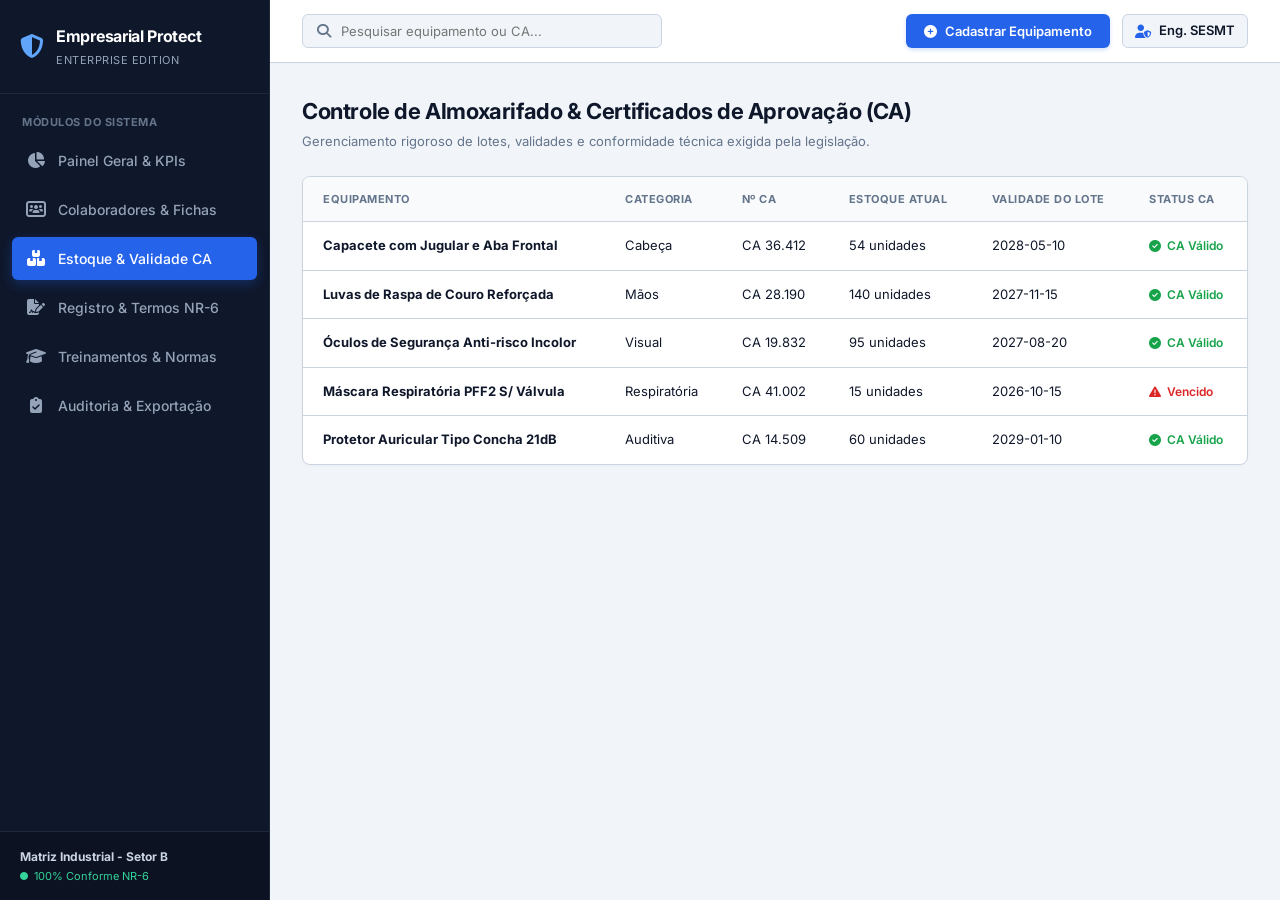
<file: empresarial_protect_enterprise_ultimate/almoxarifado.html>
<!DOCTYPE html>
<html lang="pt-BR">
<head>
    <meta charset="UTF-8">
    <meta name="viewport" content="width=device-width, initial-scale=1.0">
    <title>Empresarial Protect | Estoque & Validade CA</title>
    <link rel="stylesheet" href="style.css">
    <link rel="stylesheet" href="https://cdnjs.cloudflare.com/ajax/libs/font-awesome/6.4.0/css/all.min.css">
    <link href="https://fonts.googleapis.com/css2?family=Inter:wght@400;500;600;700&display=swap" rel="stylesheet">
</head>
<body>
    <div class="app-layout">
        <aside class="sidebar">
            <div class="brand-box">
                <div class="brand-icon"><i class="fa-solid fa-shield-halved"></i></div>
                <div class="brand-text">
                    <h2>Empresarial Protect</h2>
                    <span>Enterprise Edition</span>
                </div>
            </div>
            
            <nav class="sidebar-nav">
                <span class="nav-category">Módulos do Sistema</span>
                <a href="index.html" class="nav-item">
                    <i class="fa-solid fa-chart-pie"></i> Painel Geral & KPIs
                </a>
                <a href="colaboradores.html" class="nav-item">
                    <i class="fa-solid fa-users-rectangle"></i> Colaboradores & Fichas
                </a>
                <a href="almoxarifado.html" class="nav-item active">
                    <i class="fa-solid fa-boxes-stacked"></i> Estoque & Validade CA
                </a>
                <a href="entregas.html" class="nav-item">
                    <i class="fa-solid fa-file-signature"></i> Registro & Termos NR-6
                </a>
                <a href="treinamentos.html" class="nav-item">
                    <i class="fa-solid fa-graduation-cap"></i> Treinamentos & Normas
                </a>
                <a href="auditoria.html" class="nav-item">
                    <i class="fa-solid fa-clipboard-check"></i> Auditoria & Exportação
                </a>
            </nav>

            <div class="sidebar-footer">
                <div class="company-info">
                    <p><strong>Matriz Industrial - Setor B</strong></p>
                    <span><i class="fa-solid fa-circle" style="font-size: 8px;"></i> 100% Conforme NR-6</span>
                </div>
            </div>
        </aside>

        <main class="main-content">
            <header class="topbar">
                <div class="topbar-search">
                    <i class="fa-solid fa-magnifying-glass"></i>
                    <input type="text" id="globalSearch" placeholder="Pesquisar equipamento ou CA..." onkeyup="filtrarTabelas()">
                </div>
                <div class="topbar-actions">
                    <button class="btn-primary" onclick="abrirModalEPI()"><i class="fa-solid fa-circle-plus"></i> Cadastrar Equipamento</button>
                    <div class="user-badge" title="Gestor SESMT">
                        <i class="fa-solid fa-user-shield"></i>
                        <span>Eng. SESMT</span>
                    </div>
                </div>
            </header>

            <section class="content-section active">
                <div class="page-header">
                    <div>
                        <h1>Controle de Almoxarifado & Certificados de Aprovação (CA)</h1>
                        <p>Gerenciamento rigoroso de lotes, validades e conformidade técnica exigida pela legislação.</p>
                    </div>
                </div>

                <div class="card">
                    <div class="table-container">
                        <table id="tabelaEstoqueGeral">
                            <thead>
                                <tr>
                                    <th>Equipamento</th>
                                    <th>Categoria</th>
                                    <th>Nº CA</th>
                                    <th>Estoque Atual</th>
                                    <th>Validade do Lote</th>
                                    <th>Status CA</th>
                                </tr>
                            </thead>
                            <tbody></tbody>
                        </table>
                    </div>
                </div>
            </section>
        </main>
    </div>

    <!-- Modal Novo EPI -->
    <div id="modalEpi" class="modal-overlay">
        <div class="modal-box">
            <div class="modal-header">
                <h3><i class="fa-solid fa-box-archive"></i> Cadastrar Equipamento (Almoxarifado)</h3>
                <button class="modal-close" onclick="fecharModais()">&times;</button>
            </div>
            <form id="formEpi" onsubmit="salvarEpi(event)">
                <div class="form-group">
                    <label>Nome do Equipamento</label>
                    <input type="text" id="novoNomeEpi" placeholder="Ex: Cinto de Segurança Paraquedista" required>
                </div>
                <div class="form-group">
                    <label>Categoria</label>
                    <input type="text" id="novaCatEpi" placeholder="Ex: Proteção Contra Quedas" required>
                </div>
                <div class="form-group">
                    <label>Número do CA (Certificado de Aprovação)</label>
                    <input type="text" id="novoCaEpi" placeholder="Ex: CA 38.901" required>
                </div>
                <div class="form-group">
                    <label>Quantidade Inicial em Estoque</label>
                    <input type="number" id="novaQtdEpi" placeholder="Ex: 30" required>
                </div>
                <div class="form-group">
                    <label>Validade do Lote / CA</label>
                    <input type="date" id="novaValEpi" required>
                </div>
                <div class="modal-footer">
                    <button type="button" class="btn-secondary" onclick="fecharModais()">Cancelar</button>
                    <button type="submit" class="btn-primary">Salvar Equipamento</button>
                </div>
            </form>
        </div>
    </div>

    <script src="app.js"></script>
</body>
</html>
</file>
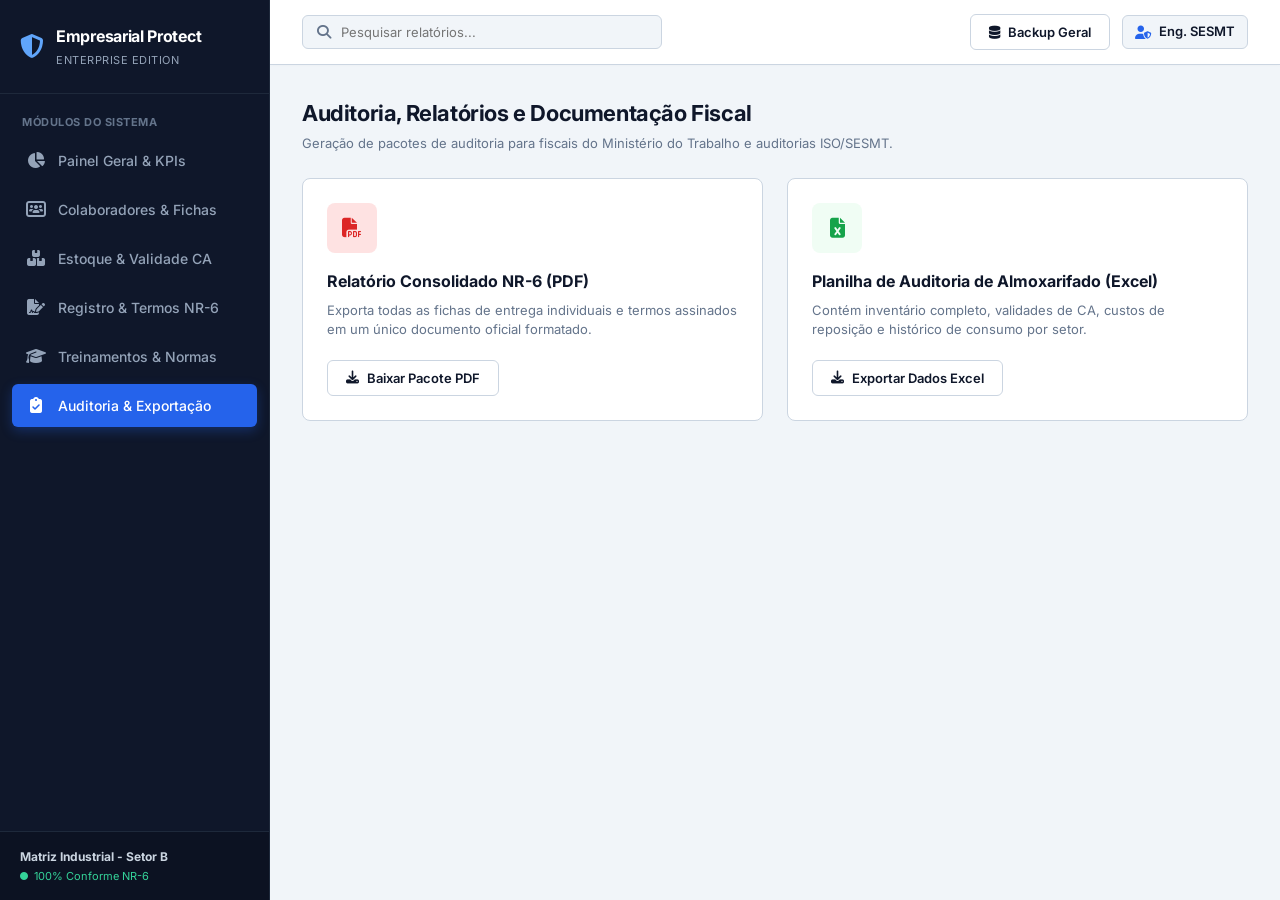
<file: empresarial_protect_enterprise_ultimate/auditoria.html>
<!DOCTYPE html>
<html lang="pt-BR">
<head>
    <meta charset="UTF-8">
    <meta name="viewport" content="width=device-width, initial-scale=1.0">
    <title>Empresarial Protect | Auditoria & Exportação</title>
    <link rel="stylesheet" href="style.css">
    <link rel="stylesheet" href="https://cdnjs.cloudflare.com/ajax/libs/font-awesome/6.4.0/css/all.min.css">
    <link href="https://fonts.googleapis.com/css2?family=Inter:wght@400;500;600;700&display=swap" rel="stylesheet">
</head>
<body>
    <div class="app-layout">
        <aside class="sidebar">
            <div class="brand-box">
                <div class="brand-icon"><i class="fa-solid fa-shield-halved"></i></div>
                <div class="brand-text">
                    <h2>Empresarial Protect</h2>
                    <span>Enterprise Edition</span>
                </div>
            </div>
            
            <nav class="sidebar-nav">
                <span class="nav-category">Módulos do Sistema</span>
                <a href="index.html" class="nav-item">
                    <i class="fa-solid fa-chart-pie"></i> Painel Geral & KPIs
                </a>
                <a href="colaboradores.html" class="nav-item">
                    <i class="fa-solid fa-users-rectangle"></i> Colaboradores & Fichas
                </a>
                <a href="almoxarifado.html" class="nav-item">
                    <i class="fa-solid fa-boxes-stacked"></i> Estoque & Validade CA
                </a>
                <a href="entregas.html" class="nav-item">
                    <i class="fa-solid fa-file-signature"></i> Registro & Termos NR-6
                </a>
                <a href="treinamentos.html" class="nav-item">
                    <i class="fa-solid fa-graduation-cap"></i> Treinamentos & Normas
                </a>
                <a href="auditoria.html" class="nav-item active">
                    <i class="fa-solid fa-clipboard-check"></i> Auditoria & Exportação
                </a>
            </nav>

            <div class="sidebar-footer">
                <div class="company-info">
                    <p><strong>Matriz Industrial - Setor B</strong></p>
                    <span><i class="fa-solid fa-circle" style="font-size: 8px;"></i> 100% Conforme NR-6</span>
                </div>
            </div>
        </aside>

        <main class="main-content">
            <header class="topbar">
                <div class="topbar-search">
                    <i class="fa-solid fa-magnifying-glass"></i>
                    <input type="text" id="globalSearch" placeholder="Pesquisar relatórios..." onkeyup="filtrarTabelas()">
                </div>
                <div class="topbar-actions">
                    <button class="btn-secondary" onclick="exportarBackupSistema()"><i class="fa-solid fa-database"></i> Backup Geral</button>
                    <div class="user-badge" title="Gestor SESMT">
                        <i class="fa-solid fa-user-shield"></i>
                        <span>Eng. SESMT</span>
                    </div>
                </div>
            </header>

            <section class="content-section active">
                <div class="page-header">
                    <div>
                        <h1>Auditoria, Relatórios e Documentação Fiscal</h1>
                        <p>Geração de pacotes de auditoria para fiscais do Ministério do Trabalho e auditorias ISO/SESMT.</p>
                    </div>
                </div>

                <div class="reports-grid">
                    <div class="report-card">
                        <div class="report-icon pdf"><i class="fa-solid fa-file-pdf"></i></div>
                        <h3>Relatório Consolidado NR-6 (PDF)</h3>
                        <p>Exporta todas as fichas de entrega individuais e termos assinados em um único documento oficial formatado.</p>
                        <button class="btn-secondary" onclick="gerarRelatorioPDF()"><i class="fa-solid fa-download"></i> Baixar Pacote PDF</button>
                    </div>
                    <div class="report-card">
                        <div class="report-icon excel"><i class="fa-solid fa-file-excel"></i></div>
                        <h3>Planilha de Auditoria de Almoxarifado (Excel)</h3>
                        <p>Contém inventário completo, validades de CA, custos de reposição e histórico de consumo por setor.</p>
                        <button class="btn-secondary" onclick="gerarRelatorioExcel()"><i class="fa-solid fa-download"></i> Exportar Dados Excel</button>
                    </div>
                </div>
            </section>
        </main>
    </div>

    <script src="app.js"></script>
</body>
</html>
</file>
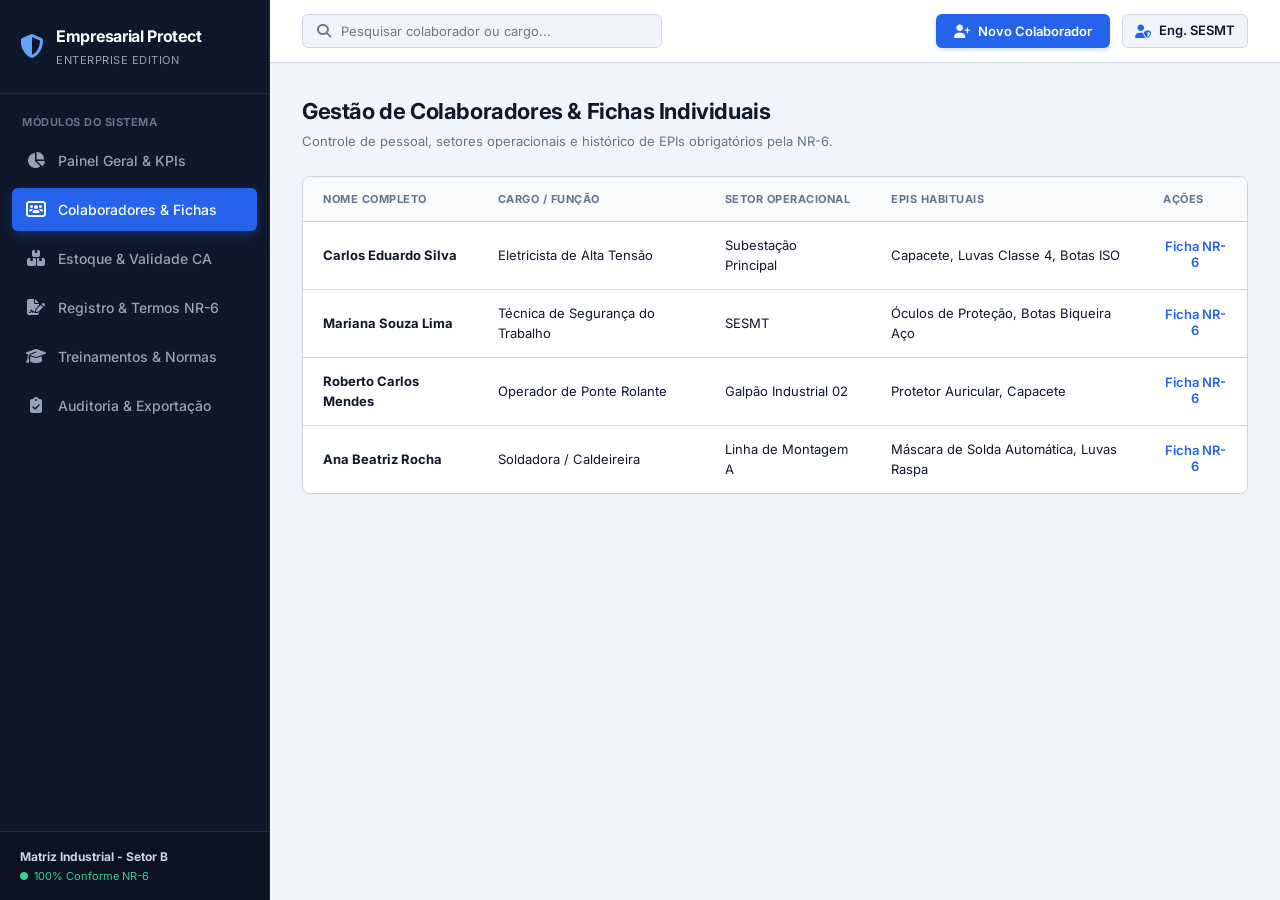
<file: empresarial_protect_enterprise_ultimate/colaboradores.html>
<!DOCTYPE html>
<html lang="pt-BR">
<head>
    <meta charset="UTF-8">
    <meta name="viewport" content="width=device-width, initial-scale=1.0">
    <title>Empresarial Protect | Colaboradores & Fichas</title>
    <link rel="stylesheet" href="style.css">
    <link rel="stylesheet" href="https://cdnjs.cloudflare.com/ajax/libs/font-awesome/6.4.0/css/all.min.css">
    <link href="https://fonts.googleapis.com/css2?family=Inter:wght@400;500;600;700&display=swap" rel="stylesheet">
</head>
<body>
    <div class="app-layout">
        <aside class="sidebar">
            <div class="brand-box">
                <div class="brand-icon"><i class="fa-solid fa-shield-halved"></i></div>
                <div class="brand-text">
                    <h2>Empresarial Protect</h2>
                    <span>Enterprise Edition</span>
                </div>
            </div>
            
            <nav class="sidebar-nav">
                <span class="nav-category">Módulos do Sistema</span>
                <a href="index.html" class="nav-item">
                    <i class="fa-solid fa-chart-pie"></i> Painel Geral & KPIs
                </a>
                <a href="colaboradores.html" class="nav-item active">
                    <i class="fa-solid fa-users-rectangle"></i> Colaboradores & Fichas
                </a>
                <a href="almoxarifado.html" class="nav-item">
                    <i class="fa-solid fa-boxes-stacked"></i> Estoque & Validade CA
                </a>
                <a href="entregas.html" class="nav-item">
                    <i class="fa-solid fa-file-signature"></i> Registro & Termos NR-6
                </a>
                <a href="treinamentos.html" class="nav-item">
                    <i class="fa-solid fa-graduation-cap"></i> Treinamentos & Normas
                </a>
                <a href="auditoria.html" class="nav-item">
                    <i class="fa-solid fa-clipboard-check"></i> Auditoria & Exportação
                </a>
            </nav>

            <div class="sidebar-footer">
                <div class="company-info">
                    <p><strong>Matriz Industrial - Setor B</strong></p>
                    <span><i class="fa-solid fa-circle" style="font-size: 8px;"></i> 100% Conforme NR-6</span>
                </div>
            </div>
        </aside>

        <main class="main-content">
            <header class="topbar">
                <div class="topbar-search">
                    <i class="fa-solid fa-magnifying-glass"></i>
                    <input type="text" id="globalSearch" placeholder="Pesquisar colaborador ou cargo..." onkeyup="filtrarTabelas()">
                </div>
                <div class="topbar-actions">
                    <button class="btn-primary" onclick="abrirModalFuncionario()"><i class="fa-solid fa-user-plus"></i> Novo Colaborador</button>
                    <div class="user-badge" title="Gestor SESMT">
                        <i class="fa-solid fa-user-shield"></i>
                        <span>Eng. SESMT</span>
                    </div>
                </div>
            </header>

            <section class="content-section active">
                <div class="page-header">
                    <div>
                        <h1>Gestão de Colaboradores & Fichas Individuais</h1>
                        <p>Controle de pessoal, setores operacionais e histórico de EPIs obrigatórios pela NR-6.</p>
                    </div>
                </div>

                <div class="card">
                    <div class="table-container">
                        <table id="tabelaFuncionariosGeral">
                            <thead>
                                <tr>
                                    <th>Nome Completo</th>
                                    <th>Cargo / Função</th>
                                    <th>Setor Operacional</th>
                                    <th>EPIs Habituais</th>
                                    <th>Ações</th>
                                </tr>
                            </thead>
                            <tbody></tbody>
                        </table>
                    </div>
                </div>
            </section>
        </main>
    </div>

    <!-- Modal Novo Colaborador -->
    <div id="modalFuncionario" class="modal-overlay">
        <div class="modal-box">
            <div class="modal-header">
                <h3><i class="fa-solid fa-user-plus"></i> Cadastrar Novo Colaborador</h3>
                <button class="modal-close" onclick="fecharModais()">&times;</button>
            </div>
            <form id="formFuncionario" onsubmit="salvarFuncionario(event)">
                <div class="form-group">
                    <label>Nome Completo</label>
                    <input type="text" id="novoNomeFunc" placeholder="Ex: Marcos Vinícius Souza" required>
                </div>
                <div class="form-group">
                    <label>Cargo / Função</label>
                    <input type="text" id="novoCargoFunc" placeholder="Ex: Técnico de Instalações" required>
                </div>
                <div class="form-group">
                    <label>Setor Operacional</label>
                    <input type="text" id="novoSetorFunc" placeholder="Ex: Manutenção Externa" required>
                </div>
                <div class="form-group">
                    <label>EPIs Habituais</label>
                    <input type="text" id="novoEpiFunc" placeholder="Ex: Capacete, Cinto Paraquedista, Botas" required>
                </div>
                <div class="modal-footer">
                    <button type="button" class="btn-secondary" onclick="fecharModais()">Cancelar</button>
                    <button type="submit" class="btn-primary">Salvar Colaborador</button>
                </div>
            </form>
        </div>
    </div>

    <script src="app.js"></script>
</body>
</html>
</file>
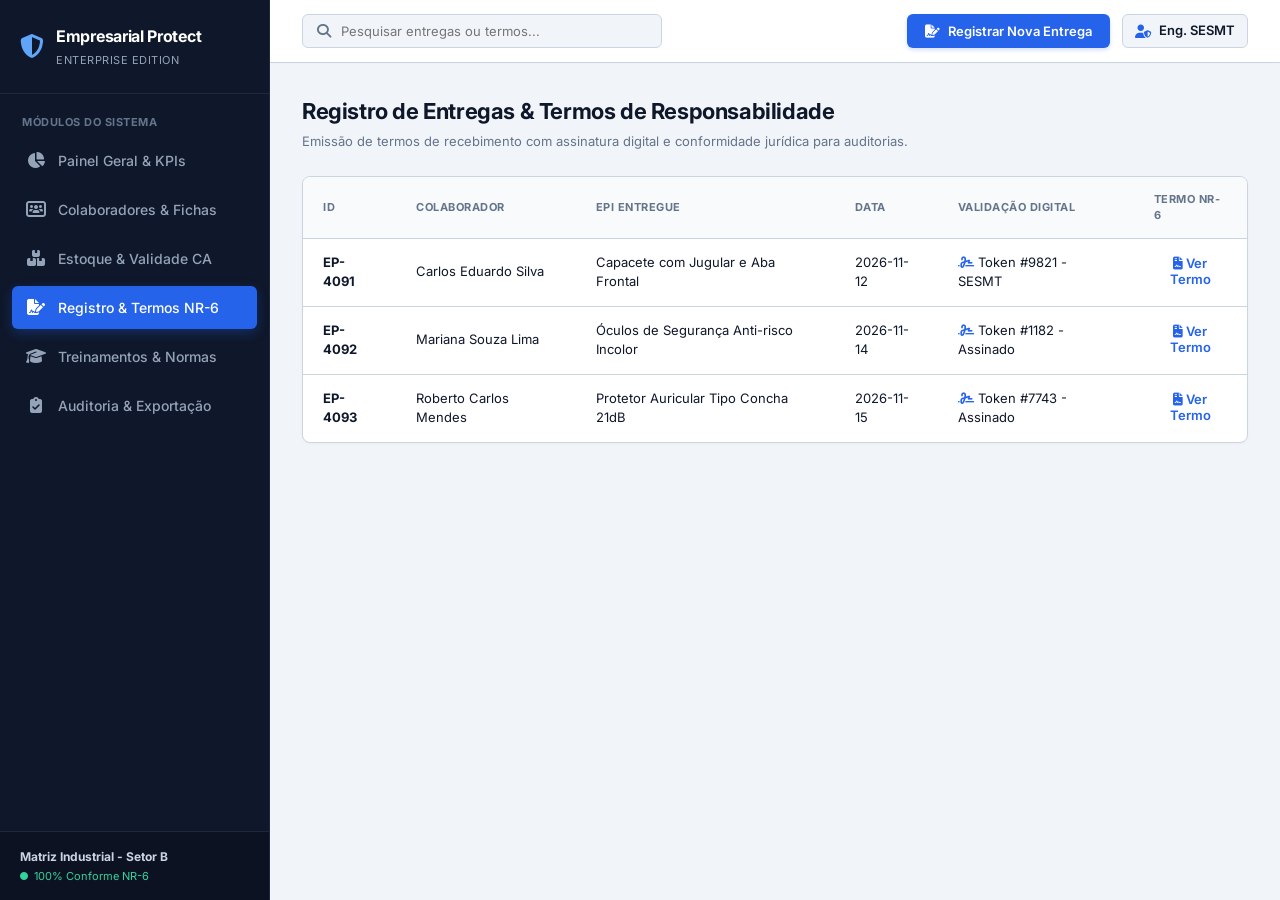
<file: empresarial_protect_enterprise_ultimate/entregas.html>
<!DOCTYPE html>
<html lang="pt-BR">
<head>
    <meta charset="UTF-8">
    <meta name="viewport" content="width=device-width, initial-scale=1.0">
    <title>Empresarial Protect | Registro & Termos NR-6</title>
    <link rel="stylesheet" href="style.css">
    <link rel="stylesheet" href="https://cdnjs.cloudflare.com/ajax/libs/font-awesome/6.4.0/css/all.min.css">
    <link href="https://fonts.googleapis.com/css2?family=Inter:wght@400;500;600;700&display=swap" rel="stylesheet">
</head>
<body>
    <div class="app-layout">
        <aside class="sidebar">
            <div class="brand-box">
                <div class="brand-icon"><i class="fa-solid fa-shield-halved"></i></div>
                <div class="brand-text">
                    <h2>Empresarial Protect</h2>
                    <span>Enterprise Edition</span>
                </div>
            </div>
            
            <nav class="sidebar-nav">
                <span class="nav-category">Módulos do Sistema</span>
                <a href="index.html" class="nav-item">
                    <i class="fa-solid fa-chart-pie"></i> Painel Geral & KPIs
                </a>
                <a href="colaboradores.html" class="nav-item">
                    <i class="fa-solid fa-users-rectangle"></i> Colaboradores & Fichas
                </a>
                <a href="almoxarifado.html" class="nav-item">
                    <i class="fa-solid fa-boxes-stacked"></i> Estoque & Validade CA
                </a>
                <a href="entregas.html" class="nav-item active">
                    <i class="fa-solid fa-file-signature"></i> Registro & Termos NR-6
                </a>
                <a href="treinamentos.html" class="nav-item">
                    <i class="fa-solid fa-graduation-cap"></i> Treinamentos & Normas
                </a>
                <a href="auditoria.html" class="nav-item">
                    <i class="fa-solid fa-clipboard-check"></i> Auditoria & Exportação
                </a>
            </nav>

            <div class="sidebar-footer">
                <div class="company-info">
                    <p><strong>Matriz Industrial - Setor B</strong></p>
                    <span><i class="fa-solid fa-circle" style="font-size: 8px;"></i> 100% Conforme NR-6</span>
                </div>
            </div>
        </aside>

        <main class="main-content">
            <header class="topbar">
                <div class="topbar-search">
                    <i class="fa-solid fa-magnifying-glass"></i>
                    <input type="text" id="globalSearch" placeholder="Pesquisar entregas ou termos..." onkeyup="filtrarTabelas()">
                </div>
                <div class="topbar-actions">
                    <button class="btn-primary" onclick="abrirModalRegistro()"><i class="fa-solid fa-file-signature"></i> Registrar Nova Entrega</button>
                    <div class="user-badge" title="Gestor SESMT">
                        <i class="fa-solid fa-user-shield"></i>
                        <span>Eng. SESMT</span>
                    </div>
                </div>
            </header>

            <section class="content-section active">
                <div class="page-header">
                    <div>
                        <h1>Registro de Entregas & Termos de Responsabilidade</h1>
                        <p>Emissão de termos de recebimento com assinatura digital e conformidade jurídica para auditorias.</p>
                    </div>
                </div>

                <div class="card">
                    <div class="table-container">
                        <table id="tabelaEntregasCompleta">
                            <thead>
                                <tr>
                                    <th>ID</th>
                                    <th>Colaborador</th>
                                    <th>EPI Entregue</th>
                                    <th>Data</th>
                                    <th>Validação Digital</th>
                                    <th>Termo NR-6</th>
                                </tr>
                            </thead>
                            <tbody></tbody>
                        </table>
                    </div>
                </div>
            </section>
        </main>
    </div>

    <!-- Modal Registrar Entrega -->
    <div id="modalRegistro" class="modal-overlay">
        <div class="modal-box">
            <div class="modal-header">
                <h3><i class="fa-solid fa-file-signature"></i> Novo Registro de Entrega & Termo NR-6</h3>
                <button class="modal-close" onclick="fecharModais()">&times;</button>
            </div>
            <form id="formEntrega" onsubmit="salvarEntrega(event)">
                <div class="form-group">
                    <label>Colaborador</label>
                    <select id="selectFuncionario" required></select>
                </div>
                <div class="form-group">
                    <label>Equipamento de Proteção (EPI)</label>
                    <select id="selectEpi" required></select>
                </div>
                <div class="form-group">
                    <label>Data da Entrega</label>
                    <input type="date" id="dataEntrega" required>
                </div>
                <div class="form-group">
                    <label>Assinatura Digital / Token Biométrico</label>
                    <input type="text" id="assinaturaDigital" placeholder="Ex: Token SESMT #8942 - Colaborador Ciente" required>
                </div>
                <div class="modal-footer">
                    <button type="button" class="btn-secondary" onclick="fecharModais()">Cancelar</button>
                    <button type="submit" class="btn-primary">Emitir Termo e Registrar</button>
                </div>
            </form>
        </div>
    </div>

    <!-- Modal Visualizar Termo -->
    <div id="modalTermo" class="modal-overlay">
        <div class="modal-box modal-large">
            <div class="modal-header">
                <h3><i class="fa-solid fa-file-contract"></i> Termo de Responsabilidade & Ficha NR-6</h3>
                <button class="modal-close" onclick="fecharModais()">&times;</button>
            </div>
            <div class="termo-content" id="termoConteudoImprimir"></div>
            <div class="modal-footer">
                <button type="button" class="btn-secondary" onclick="fecharModais()">Fechar</button>
                <button type="button" class="btn-primary" onclick="window.print()"><i class="fa-solid fa-print"></i> Imprimir / Salvar PDF</button>
            </div>
        </div>
    </div>

    <script src="app.js"></script>
</body>
</html>
</file>
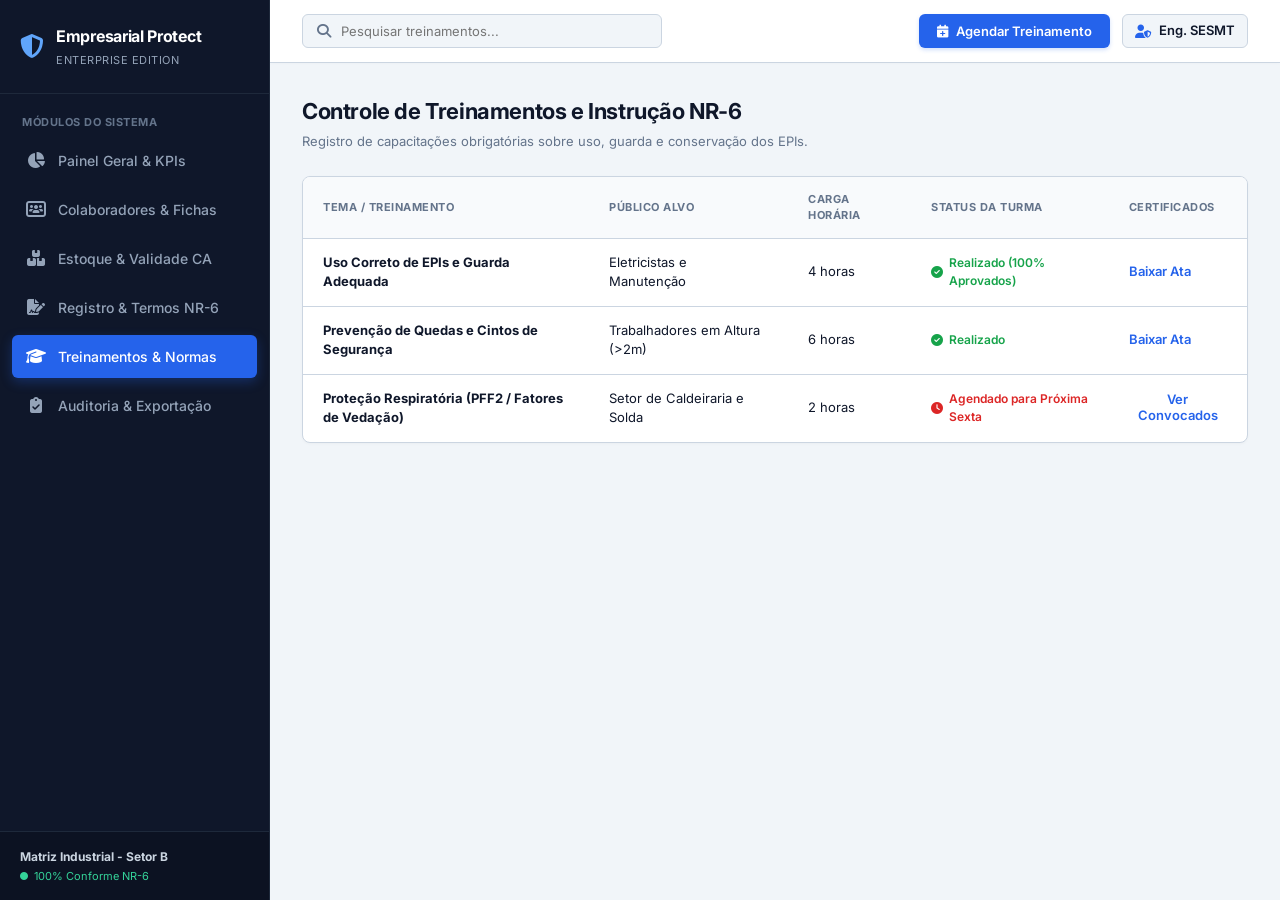
<file: empresarial_protect_enterprise_ultimate/treinamentos.html>
<!DOCTYPE html>
<html lang="pt-BR">
<head>
    <meta charset="UTF-8">
    <meta name="viewport" content="width=device-width, initial-scale=1.0">
    <title>Empresarial Protect | Treinamentos & Normas</title>
    <link rel="stylesheet" href="style.css">
    <link rel="stylesheet" href="https://cdnjs.cloudflare.com/ajax/libs/font-awesome/6.4.0/css/all.min.css">
    <link href="https://fonts.googleapis.com/css2?family=Inter:wght@400;500;600;700&display=swap" rel="stylesheet">
</head>
<body>
    <div class="app-layout">
        <aside class="sidebar">
            <div class="brand-box">
                <div class="brand-icon"><i class="fa-solid fa-shield-halved"></i></div>
                <div class="brand-text">
                    <h2>Empresarial Protect</h2>
                    <span>Enterprise Edition</span>
                </div>
            </div>
            
            <nav class="sidebar-nav">
                <span class="nav-category">Módulos do Sistema</span>
                <a href="index.html" class="nav-item">
                    <i class="fa-solid fa-chart-pie"></i> Painel Geral & KPIs
                </a>
                <a href="colaboradores.html" class="nav-item">
                    <i class="fa-solid fa-users-rectangle"></i> Colaboradores & Fichas
                </a>
                <a href="almoxarifado.html" class="nav-item">
                    <i class="fa-solid fa-boxes-stacked"></i> Estoque & Validade CA
                </a>
                <a href="entregas.html" class="nav-item">
                    <i class="fa-solid fa-file-signature"></i> Registro & Termos NR-6
                </a>
                <a href="treinamentos.html" class="nav-item active">
                    <i class="fa-solid fa-graduation-cap"></i> Treinamentos & Normas
                </a>
                <a href="auditoria.html" class="nav-item">
                    <i class="fa-solid fa-clipboard-check"></i> Auditoria & Exportação
                </a>
            </nav>

            <div class="sidebar-footer">
                <div class="company-info">
                    <p><strong>Matriz Industrial - Setor B</strong></p>
                    <span><i class="fa-solid fa-circle" style="font-size: 8px;"></i> 100% Conforme NR-6</span>
                </div>
            </div>
        </aside>

        <main class="main-content">
            <header class="topbar">
                <div class="topbar-search">
                    <i class="fa-solid fa-magnifying-glass"></i>
                    <input type="text" id="globalSearch" placeholder="Pesquisar treinamentos..." onkeyup="filtrarTabelas()">
                </div>
                <div class="topbar-actions">
                    <button class="btn-primary" onclick="alert('Módulo de agendamento de treinamento aberto.')"><i class="fa-solid fa-calendar-plus"></i> Agendar Treinamento</button>
                    <div class="user-badge" title="Gestor SESMT">
                        <i class="fa-solid fa-user-shield"></i>
                        <span>Eng. SESMT</span>
                    </div>
                </div>
            </header>

            <section class="content-section active">
                <div class="page-header">
                    <div>
                        <h1>Controle de Treinamentos e Instrução NR-6</h1>
                        <p>Registro de capacitações obrigatórias sobre uso, guarda e conservação dos EPIs.</p>
                    </div>
                </div>

                <div class="card">
                    <div class="table-container">
                        <table>
                            <thead>
                                <tr>
                                    <th>Tema / Treinamento</th>
                                    <th>Público Alvo</th>
                                    <th>Carga Horária</th>
                                    <th>Status da Turma</th>
                                    <th>Certificados</th>
                                </tr>
                            </thead>
                            <tbody>
                                <tr>
                                    <td><strong>Uso Correto de EPIs e Guarda Adequada</strong></td>
                                    <td>Eletricistas e Manutenção</td>
                                    <td>4 horas</td>
                                    <td><span class="status-tag ok"><i class="fa-solid fa-circle-check"></i> Realizado (100% Aprovados)</span></td>
                                    <td><button class="btn-text" onclick="alert('Emitindo ata de presença e certificados.')">Baixar Ata</button></td>
                                </tr>
                                <tr>
                                    <td><strong>Prevenção de Quedas e Cintos de Segurança</strong></td>
                                    <td>Trabalhadores em Altura (>2m)</td>
                                    <td>6 horas</td>
                                    <td><span class="status-tag ok"><i class="fa-solid fa-circle-check"></i> Realizado</span></td>
                                    <td><button class="btn-text" onclick="alert('Emitindo ata de presença e certificados.')">Baixar Ata</button></td>
                                </tr>
                                <tr>
                                    <td><strong>Proteção Respiratória (PFF2 / Fatores de Vedação)</strong></td>
                                    <td>Setor de Caldeiraria e Solda</td>
                                    <td>2 horas</td>
                                    <td><span class="status-tag alert"><i class="fa-solid fa-clock"></i> Agendado para Próxima Sexta</span></td>
                                    <td><button class="btn-text" onclick="alert('Lista de convocação.')">Ver Convocados</button></td>
                                </tr>
                            </tbody>
                        </table>
                    </div>
                </div>
            </section>
        </main>
    </div>

    <script src="app.js"></script>
</body>
</html>
</file>
<file: empresarial_protect_enterprise_ultimate/style.css>
/* ==========================================================================
   EMPRESARIAL PROTECT - DESIGN SYSTEM ENTERPRISE (NR-6 COMPLIANCE)
   ================================================================---------- */

:root {
    --bg-app: #f1f5f9;
    --bg-sidebar: #0f172a;
    --sidebar-text: #94a3b8;
    --sidebar-text-hover: #ffffff;
    --sidebar-active: #2563eb;
    
    --card-bg: #ffffff;
    --text-main: #0f172a;
    --text-muted: #64748b;
    --border-color: #cbd5e1;
    
    --primary: #2563eb;
    --primary-hover: #1d4ed8;
    --success: #16a34a;
    --warning: #d97706;
    --danger: #dc2626;
    --purple: #7c3aed;
    
    --font-stack: 'Inter', -apple-system, BlinkMacSystemFont, "Segoe UI", Roboto, sans-serif;
}

* {
    margin: 0;
    padding: 0;
    box-sizing: border-box;
    font-family: var(--font-stack);
}

body {
    background-color: var(--bg-app);
    color: var(--text-main);
    font-size: 14px;
    line-height: 1.5;
}

.app-layout {
    display: flex;
    min-height: 100vh;
}

/* Sidebar Corporativa */
.sidebar {
    width: 270px;
    background-color: var(--bg-sidebar);
    color: #fff;
    display: flex;
    flex-direction: column;
    justify-content: space-between;
    border-right: 1px solid #1e293b;
    position: sticky;
    top: 0;
    height: 100vh;
}

.brand-box {
    padding: 24px 20px;
    display: flex;
    align-items: center;
    gap: 12px;
    border-bottom: 1px solid #1e293b;
}

.brand-icon {
    font-size: 24px;
    color: #60a5fa;
}

.brand-text h2 {
    font-size: 16px;
    font-weight: 700;
    color: #fff;
    letter-spacing: -0.3px;
}

.brand-text span {
    font-size: 11px;
    color: #94a3b8;
    text-transform: uppercase;
    letter-spacing: 0.5px;
}

.sidebar-nav {
    padding: 20px 12px;
    flex: 1;
    overflow-y: auto;
}

.nav-category {
    font-size: 11px;
    text-transform: uppercase;
    color: #64748b;
    padding: 0 10px 8px;
    display: block;
    font-weight: 700;
    letter-spacing: 0.5px;
}

.nav-item {
    display: flex;
    align-items: center;
    gap: 12px;
    padding: 11px 14px;
    color: var(--sidebar-text);
    text-decoration: none;
    font-weight: 500;
    border-radius: 6px;
    margin-bottom: 6px;
    transition: all 0.2s ease;
}

.nav-item i {
    font-size: 16px;
    width: 20px;
    text-align: center;
}

.nav-item:hover {
    color: var(--sidebar-text-hover);
    background-color: rgba(255, 255, 255, 0.05);
}

.nav-item.active {
    color: #fff;
    background-color: var(--sidebar-active);
    box-shadow: 0 4px 12px rgba(37, 99, 235, 0.3);
}

.sidebar-footer {
    padding: 16px 20px;
    border-top: 1px solid #1e293b;
    background-color: rgba(0, 0, 0, 0.2);
}

.company-info p {
    font-size: 12px;
    color: #cbd5e1;
}

.company-info span {
    font-size: 11px;
    color: #34d399;
    display: flex;
    align-items: center;
    gap: 6px;
    margin-top: 2px;
}

/* Main Content */
.main-content {
    flex: 1;
    display: flex;
    flex-direction: column;
    overflow-y: auto;
    max-height: 100vh;
}

/* Topbar */
.topbar {
    background-color: var(--card-bg);
    padding: 14px 32px;
    display: flex;
    justify-content: space-between;
    align-items: center;
    border-bottom: 1px solid var(--border-color);
    box-shadow: 0 1px 3px rgba(0, 0, 0, 0.02);
    position: sticky;
    top: 0;
    z-index: 100;
}

.topbar-search {
    display: flex;
    align-items: center;
    gap: 10px;
    background-color: var(--bg-app);
    border: 1px solid var(--border-color);
    padding: 8px 14px;
    border-radius: 6px;
    width: 360px;
    color: var(--text-muted);
}

.topbar-search input {
    border: none;
    background: transparent;
    outline: none;
    width: 100%;
    font-size: 13px;
    color: var(--text-main);
}

.topbar-actions {
    display: flex;
    align-items: center;
    gap: 12px;
}

.user-badge {
    display: flex;
    align-items: center;
    gap: 8px;
    padding: 6px 12px;
    background-color: var(--bg-app);
    border: 1px solid var(--border-color);
    border-radius: 6px;
    font-weight: 600;
    color: var(--text-main);
    font-size: 13px;
}

.user-badge i {
    color: var(--primary);
}

/* Buttons */
.btn-primary {
    background-color: var(--primary);
    color: #fff;
    border: none;
    padding: 9px 18px;
    border-radius: 6px;
    font-weight: 600;
    cursor: pointer;
    display: inline-flex;
    align-items: center;
    gap: 8px;
    transition: background-color 0.2s;
    font-size: 13px;
    box-shadow: 0 2px 4px rgba(37, 99, 235, 0.2);
}

.btn-primary:hover {
    background-color: var(--primary-hover);
}

.btn-secondary {
    background-color: #fff;
    color: var(--text-main);
    border: 1px solid var(--border-color);
    padding: 9px 18px;
    border-radius: 6px;
    font-weight: 600;
    cursor: pointer;
    display: inline-flex;
    align-items: center;
    gap: 8px;
    transition: background-color 0.2s;
    font-size: 13px;
}

.btn-secondary:hover {
    background-color: var(--bg-app);
}

.btn-text {
    background: none;
    border: none;
    color: var(--primary);
    font-weight: 600;
    cursor: pointer;
    font-size: 13px;
}

.btn-text:hover {
    text-decoration: underline;
}

/* Content Sections */
.content-section {
    display: none;
    padding: 32px;
}

.content-section.active {
    display: block;
}

.page-header {
    display: flex;
    justify-content: space-between;
    align-items: flex-start;
    margin-bottom: 24px;
}

.page-header h1 {
    font-size: 22px;
    font-weight: 700;
    color: var(--text-main);
    letter-spacing: -0.4px;
}

.page-header p {
    font-size: 13px;
    color: var(--text-muted);
    margin-top: 4px;
}

.date-display {
    font-size: 13px;
    color: var(--text-muted);
    background: var(--card-bg);
    padding: 8px 14px;
    border: 1px solid var(--border-color);
    border-radius: 6px;
    font-weight: 500;
}

/* Metrics Grid */
.metrics-grid {
    display: grid;
    grid-template-columns: repeat(auto-fit, minmax(230px, 1fr));
    gap: 20px;
    margin-bottom: 28px;
}

.metric-card {
    background-color: var(--card-bg);
    border: 1px solid var(--border-color);
    border-radius: 8px;
    padding: 20px;
    display: flex;
    align-items: flex-start;
    gap: 16px;
    box-shadow: 0 1px 3px rgba(0, 0, 0, 0.03);
}

.metric-icon {
    width: 48px;
    height: 48px;
    border-radius: 8px;
    display: flex;
    align-items: center;
    justify-content: center;
    font-size: 20px;
    flex-shrink: 0;
}

.metric-icon.blue { background-color: #eff6ff; color: #2563eb; }
.metric-icon.green { background-color: #f0fdf4; color: #16a34a; }
.metric-icon.orange { background-color: #fffbeb; color: #d97706; }
.metric-icon.purple { background-color: #f5f3ff; color: #7c3aed; }

.metric-data {
    display: flex;
    flex-direction: column;
}

.metric-data span {
    font-size: 12px;
    color: var(--text-muted);
    font-weight: 600;
}

.metric-data h2 {
    font-size: 24px;
    font-weight: 700;
    color: var(--text-main);
    margin: 2px 0 4px;
}

.metric-data small {
    font-size: 11px;
    font-weight: 500;
}

.positive { color: var(--success); }
.neutral { color: var(--text-muted); }
.warning { color: var(--warning); }

/* Dashboard Charts Grid */
.dashboard-grid-charts {
    display: grid;
    grid-template-columns: 2fr 1fr;
    gap: 24px;
}

@media(max-width: 1024px) {
    .dashboard-grid-charts {
        grid-template-columns: 1fr;
    }
}

.chart-card {
    padding: 20px;
}

.chart-container {
    position: relative;
    height: 250px;
    width: 100%;
}

.card {
    background-color: var(--card-bg);
    border: 1px solid var(--border-color);
    border-radius: 8px;
    box-shadow: 0 1px 3px rgba(0, 0, 0, 0.03);
    overflow: hidden;
}

.card-header {
    padding: 16px 20px;
    border-bottom: 1px solid var(--border-color);
    display: flex;
    justify-content: space-between;
    align-items: center;
}

.card-header h3 {
    font-size: 15px;
    font-weight: 600;
    color: var(--text-main);
    display: flex;
    align-items: center;
    gap: 8px;
}

.badge-warning {
    background-color: #fef3c7;
    color: #92400e;
    font-size: 11px;
    font-weight: 700;
    padding: 3px 8px;
    border-radius: 4px;
}

.badge-neutral {
    background-color: #f1f5f9;
    color: #475569;
    font-size: 11px;
    font-weight: 700;
    padding: 3px 8px;
    border-radius: 4px;
}

/* Tables */
.table-container {
    overflow-x: auto;
}

table {
    width: 100%;
    border-collapse: collapse;
    text-align: left;
}

th, td {
    padding: 14px 20px;
    border-bottom: 1px solid var(--border-color);
    font-size: 13px;
}

th {
    background-color: #f8fafc;
    color: var(--text-muted);
    font-weight: 700;
    text-transform: uppercase;
    font-size: 11px;
    letter-spacing: 0.5px;
}

td {
    color: var(--text-main);
}

tr:hover {
    background-color: #f8fafc;
}

tr:last-child td {
    border-bottom: none;
}

.status-tag {
    display: inline-flex;
    align-items: center;
    gap: 6px;
    font-weight: 600;
    font-size: 12px;
}

.status-tag.ok { color: var(--success); }
.status-tag.alert { color: var(--danger); }

/* Alert Feed */
.alert-feed {
    padding: 16px 20px;
    display: flex;
    flex-direction: column;
    gap: 12px;
    max-height: 290px;
    overflow-y: auto;
}

.alert-item {
    background-color: #fffdfa;
    border: 1px solid #fef3c7;
    border-left: 3px solid var(--warning);
    padding: 12px;
    border-radius: 6px;
    display: flex;
    justify-content: space-between;
    align-items: center;
}

.alert-item p {
    font-weight: 600;
    font-size: 13px;
    color: var(--text-main);
}

.alert-item span {
    font-size: 11px;
    color: var(--text-muted);
}

.badge-alert-pill {
    background-color: #fee2e2;
    color: #991b1b;
    font-size: 11px;
    font-weight: 700;
    padding: 3px 8px;
    border-radius: 4px;
}

/* Reports Grid */
.reports-grid {
    display: grid;
    grid-template-columns: repeat(auto-fit, minmax(320px, 1fr));
    gap: 24px;
}

.report-card {
    background-color: var(--card-bg);
    border: 1px solid var(--border-color);
    border-radius: 8px;
    padding: 24px;
    display: flex;
    flex-direction: column;
    align-items: flex-start;
}

.report-icon {
    width: 50px;
    height: 50px;
    border-radius: 8px;
    display: flex;
    align-items: center;
    justify-content: center;
    font-size: 20px;
    margin-bottom: 16px;
}

.report-icon.pdf { background-color: #fee2e2; color: #dc2626; }
.report-icon.excel { background-color: #f0fdf4; color: #16a34a; }

.report-card h3 {
    font-size: 16px;
    font-weight: 700;
    margin-bottom: 8px;
}

.report-card p {
    font-size: 13px;
    color: var(--text-muted);
    margin-bottom: 20px;
    flex: 1;
}

/* Modais Corporativos */
.modal-overlay {
    display: none;
    position: fixed;
    top: 0;
    left: 0;
    width: 100%;
    height: 100%;
    background-color: rgba(15, 23, 42, 0.6);
    backdrop-filter: blur(2px);
    z-index: 1000;
    align-items: center;
    justify-content: center;
}

.modal-overlay.active {
    display: flex;
}

.modal-box {
    background-color: var(--card-bg);
    border: 1px solid var(--border-color);
    border-radius: 8px;
    width: 100%;
    max-width: 500px;
    box-shadow: 0 10px 25px rgba(0, 0, 0, 0.15);
    overflow: hidden;
}

.modal-large {
    max-width: 720px;
}

.modal-header {
    padding: 18px 24px;
    border-bottom: 1px solid var(--border-color);
    display: flex;
    justify-content: space-between;
    align-items: center;
    background-color: #f8fafc;
}

.modal-header h3 {
    font-size: 16px;
    font-weight: 700;
    display: flex;
    align-items: center;
    gap: 10px;
}

.modal-close {
    background: none;
    border: none;
    font-size: 22px;
    cursor: pointer;
    color: var(--text-muted);
}

.modal-close:hover {
    color: var(--text-main);
}

.modal-box form {
    padding: 24px;
}

.form-group {
    margin-bottom: 18px;
}

.form-group label {
    display: block;
    font-size: 12px;
    font-weight: 700;
    color: var(--text-main);
    margin-bottom: 6px;
    text-transform: uppercase;
    letter-spacing: 0.3px;
}

.form-group select, .form-group input {
    width: 100%;
    padding: 10px 14px;
    border: 1px solid var(--border-color);
    border-radius: 6px;
    font-size: 13px;
    color: var(--text-main);
    outline: none;
    background-color: #fff;
}

.form-group select:focus, .form-group input:focus {
    border-color: var(--primary);
    box-shadow: 0 0 0 3px rgba(37, 99, 235, 0.1);
}

.modal-footer {
    padding: 16px 24px;
    border-top: 1px solid var(--border-color);
    background-color: #f8fafc;
    display: flex;
    justify-content: flex-end;
    gap: 12px;
}

/* Termo Print Styling */
.termo-content {
    padding: 30px;
    max-height: 480px;
    overflow-y: auto;
    background: #fff;
    font-size: 13px;
    color: #333;
    line-height: 1.6;
}

.termo-header-print {
    text-align: center;
    margin-bottom: 24px;
    border-bottom: 2px solid #0f172a;
    padding-bottom: 12px;
}

.termo-header-print h2 {
    font-size: 16px;
    font-weight: 700;
}

.termo-body-print p {
    margin-bottom: 14px;
    text-align: justify;
}

.termo-signatures {
    margin-top: 50px;
    display: flex;
    justify-content: space-between;
    text-align: center;
}

.sig-box {
    width: 45%;
    border-top: 1px solid #333;
    padding-top: 8px;
    font-size: 12px;
}

@media print {
    body * {
        visibility: hidden;
    }
    #modalTermo, #modalTermo * {
        visibility: visible;
    }
    #modalTermo {
        position: absolute;
        left: 0;
        top: 0;
        width: 100%;
        background: white;
    }
}
</file>
